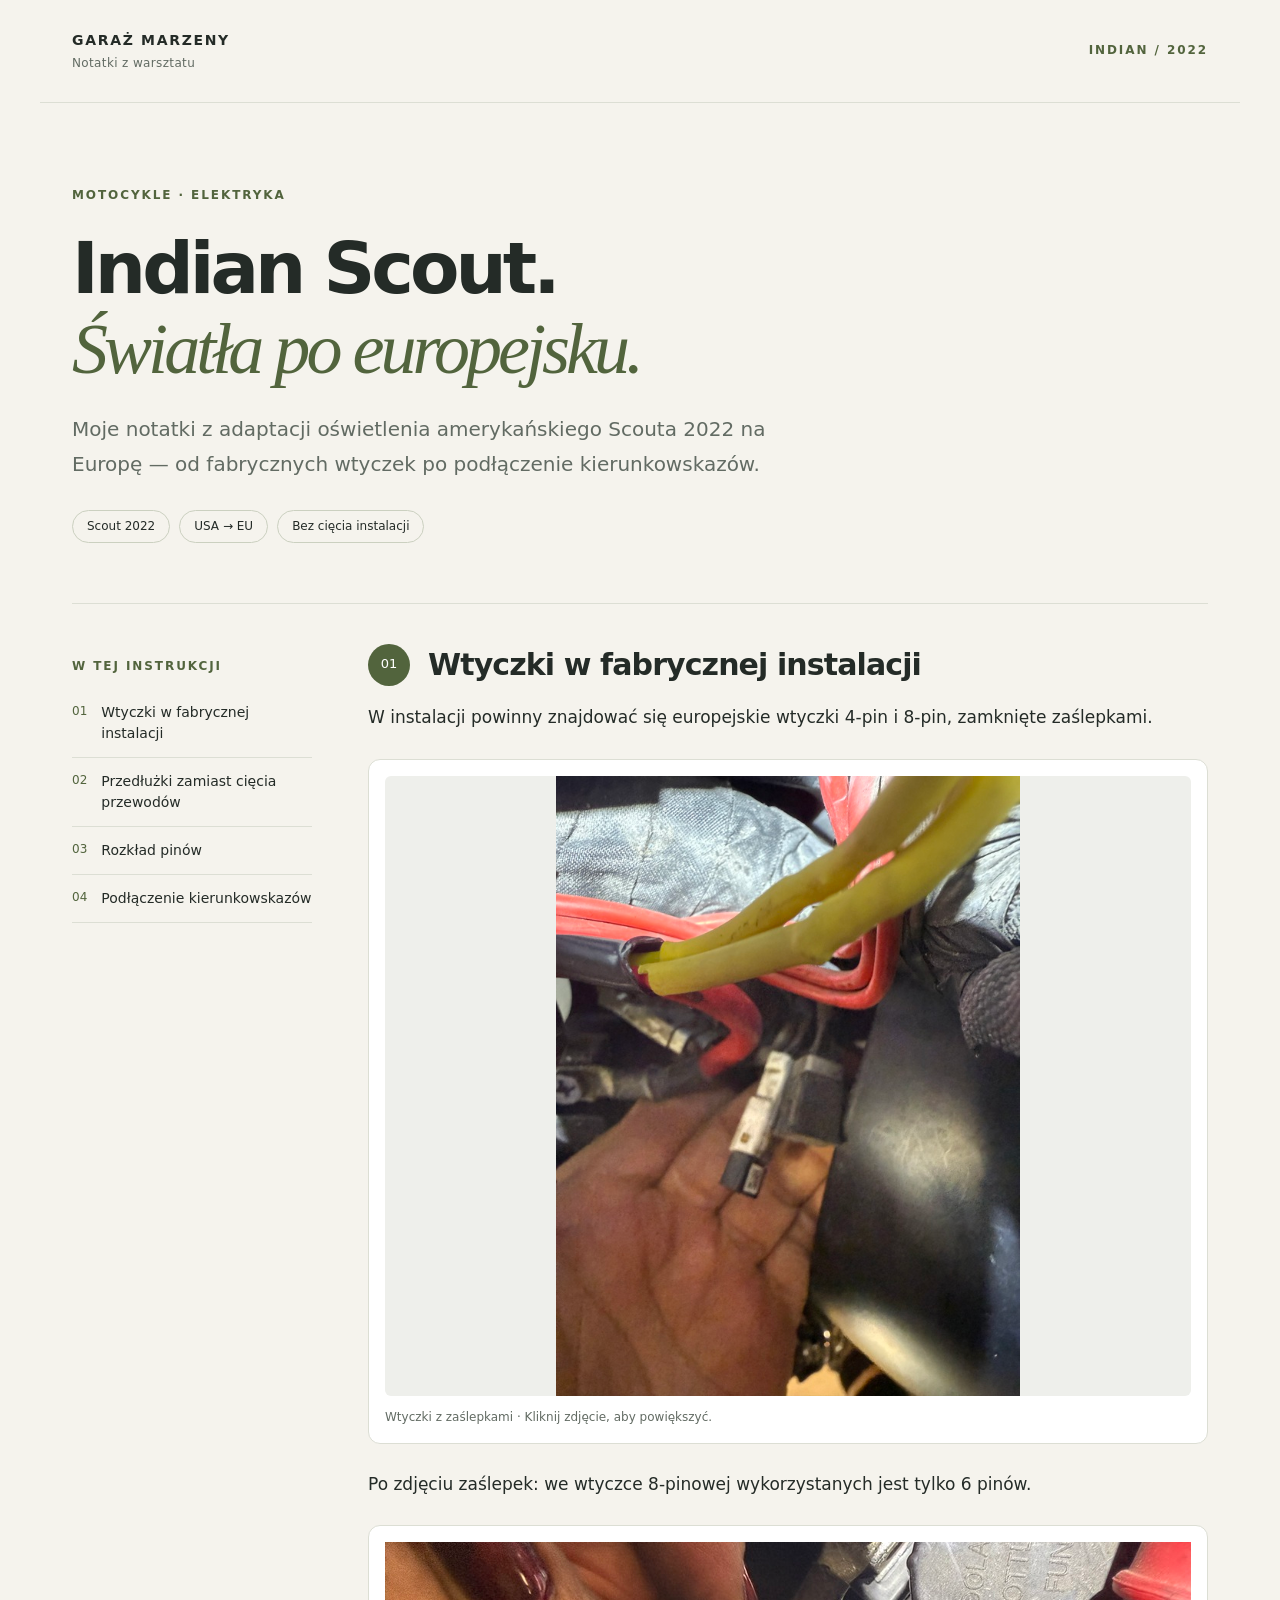
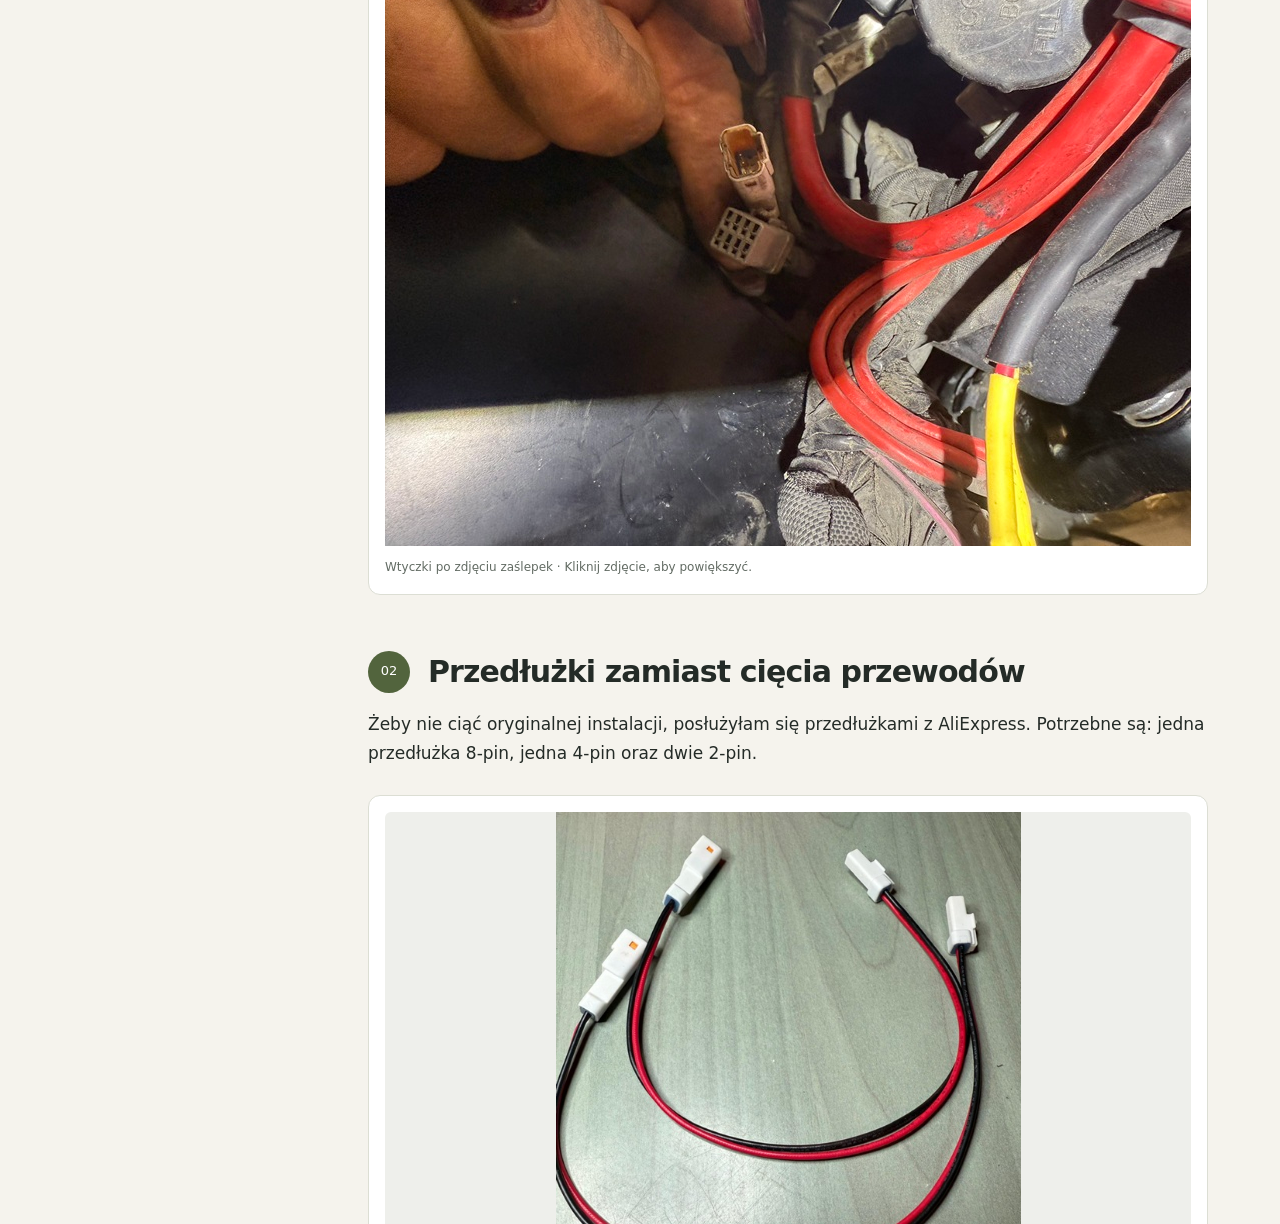
<file: index.html>
<!doctype html>
<html lang="pl"><head><meta charset="utf-8"><meta name="viewport" content="width=device-width, initial-scale=1"><meta http-equiv="refresh" content="0; url=scout/"><title>Garaż Marzeny</title></head><body><p><a href="scout/">Przejdź do instrukcji: Światła Indian Scout 2022</a></p></body></html>
</file>
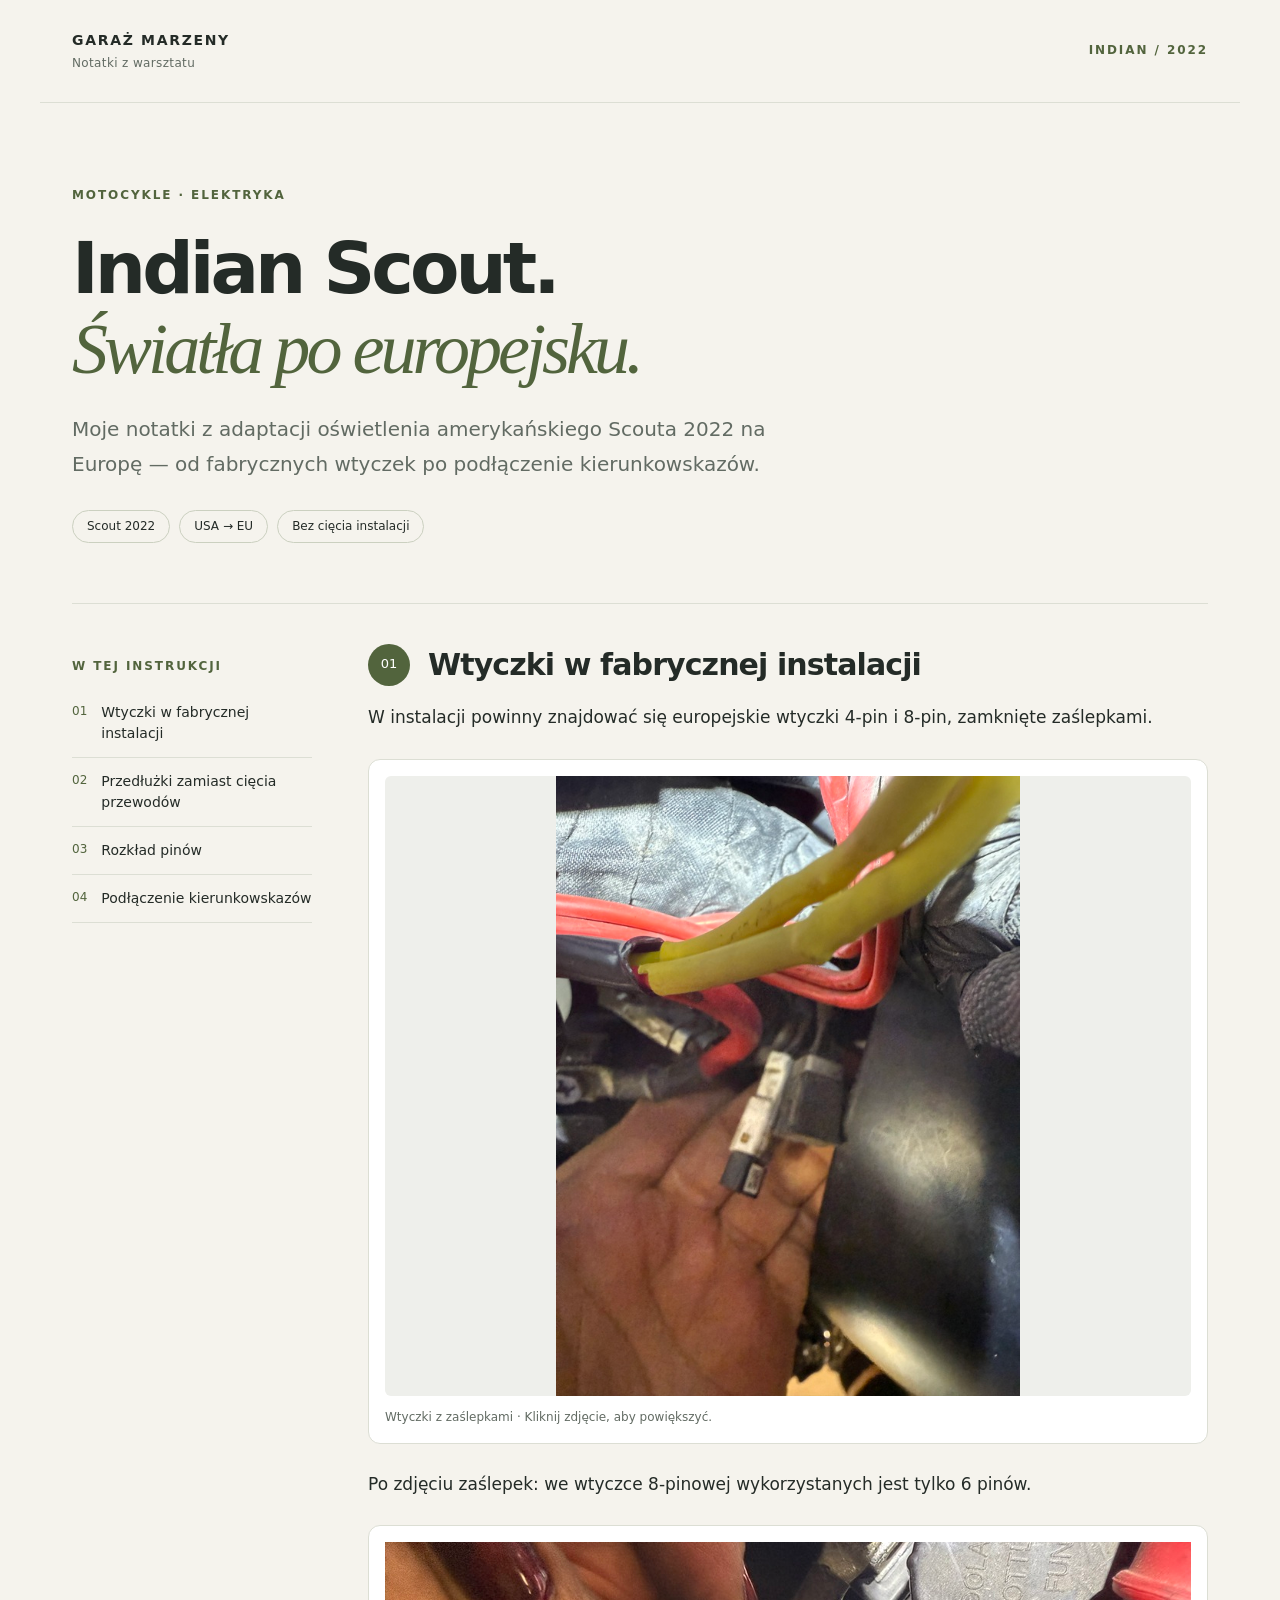
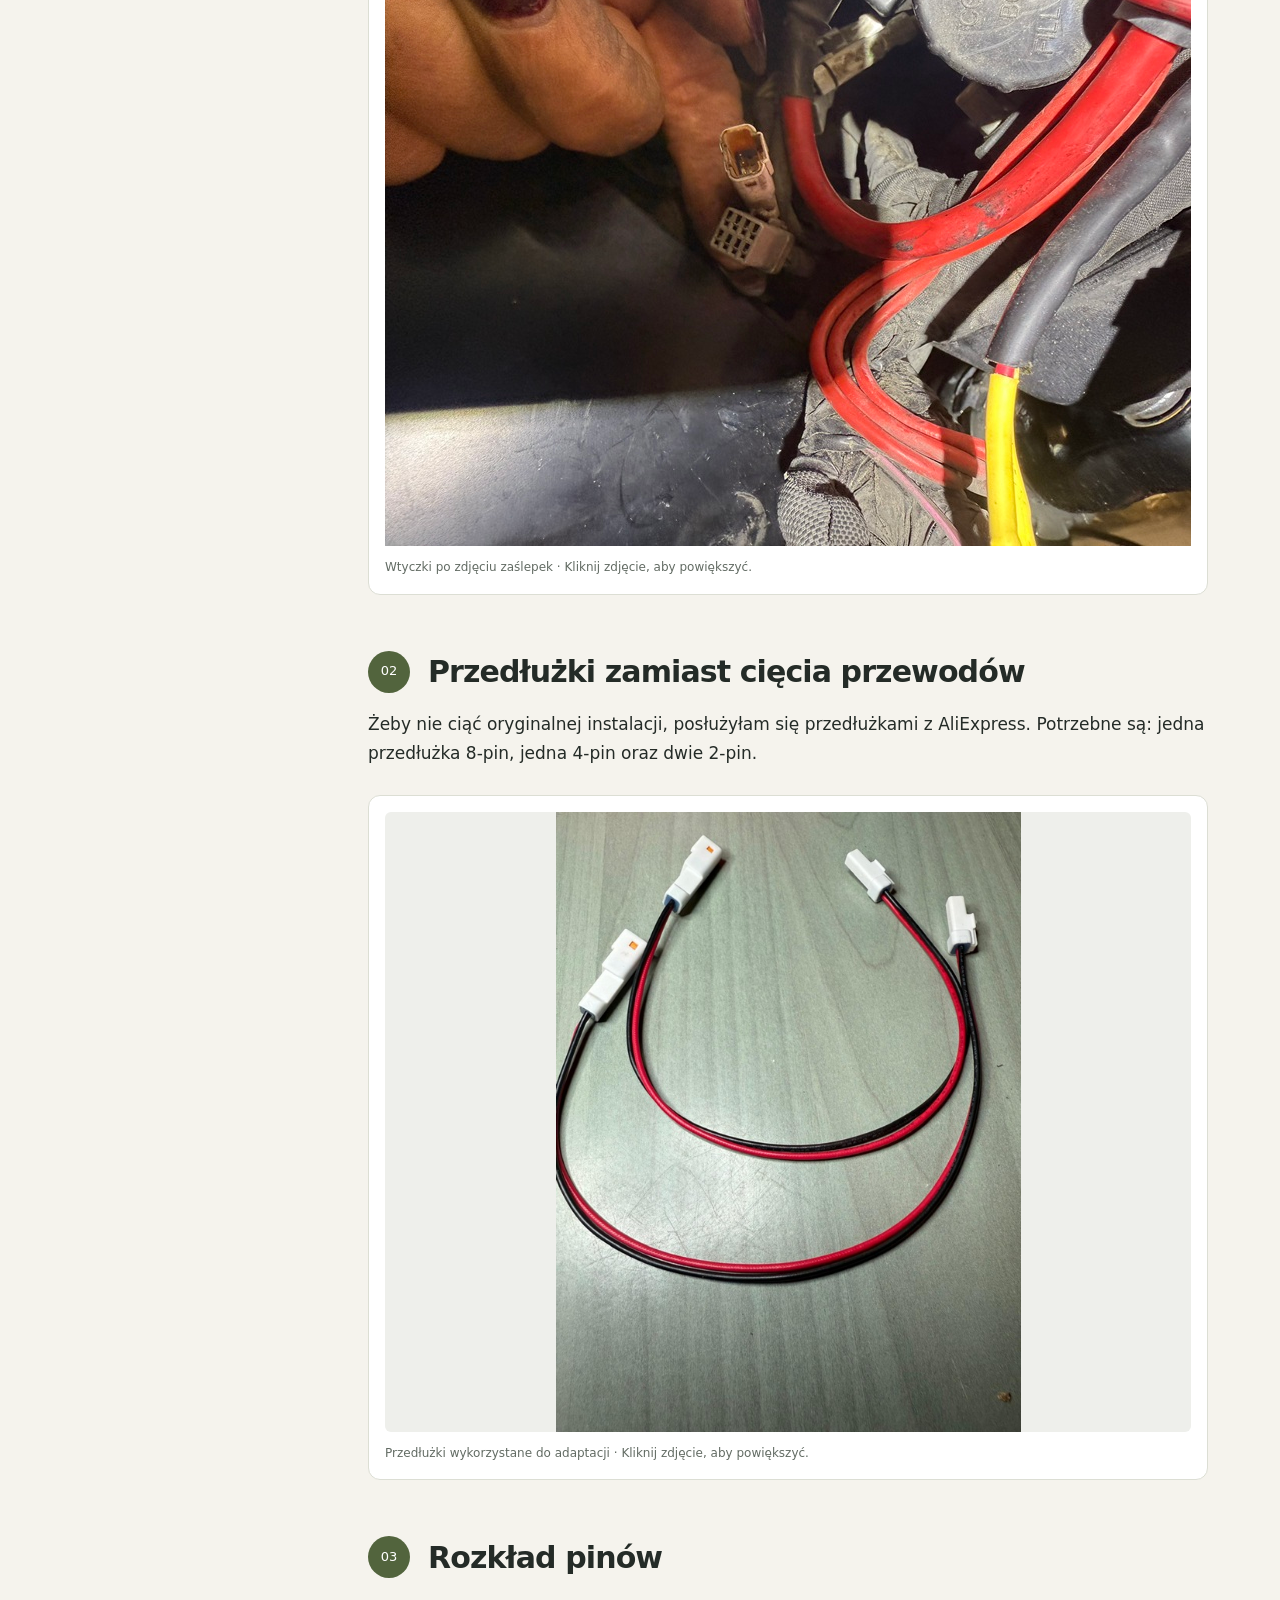
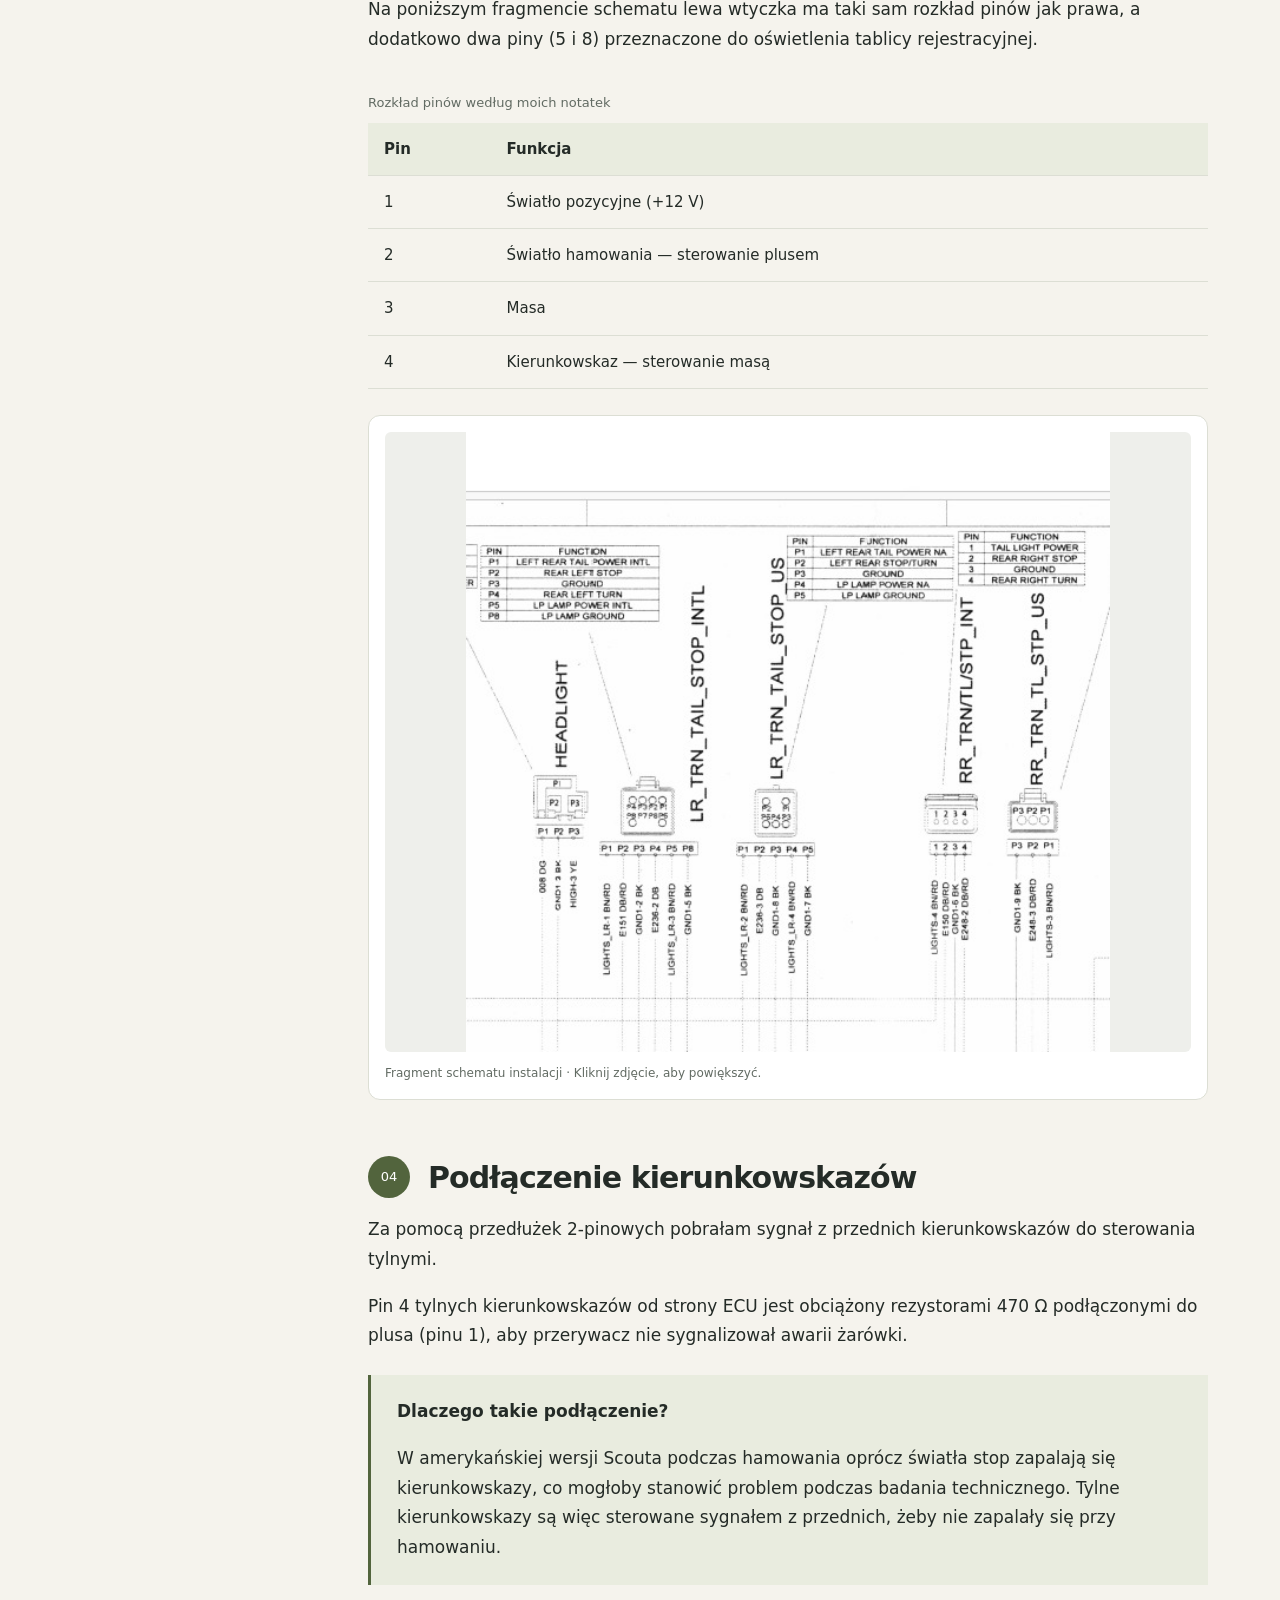
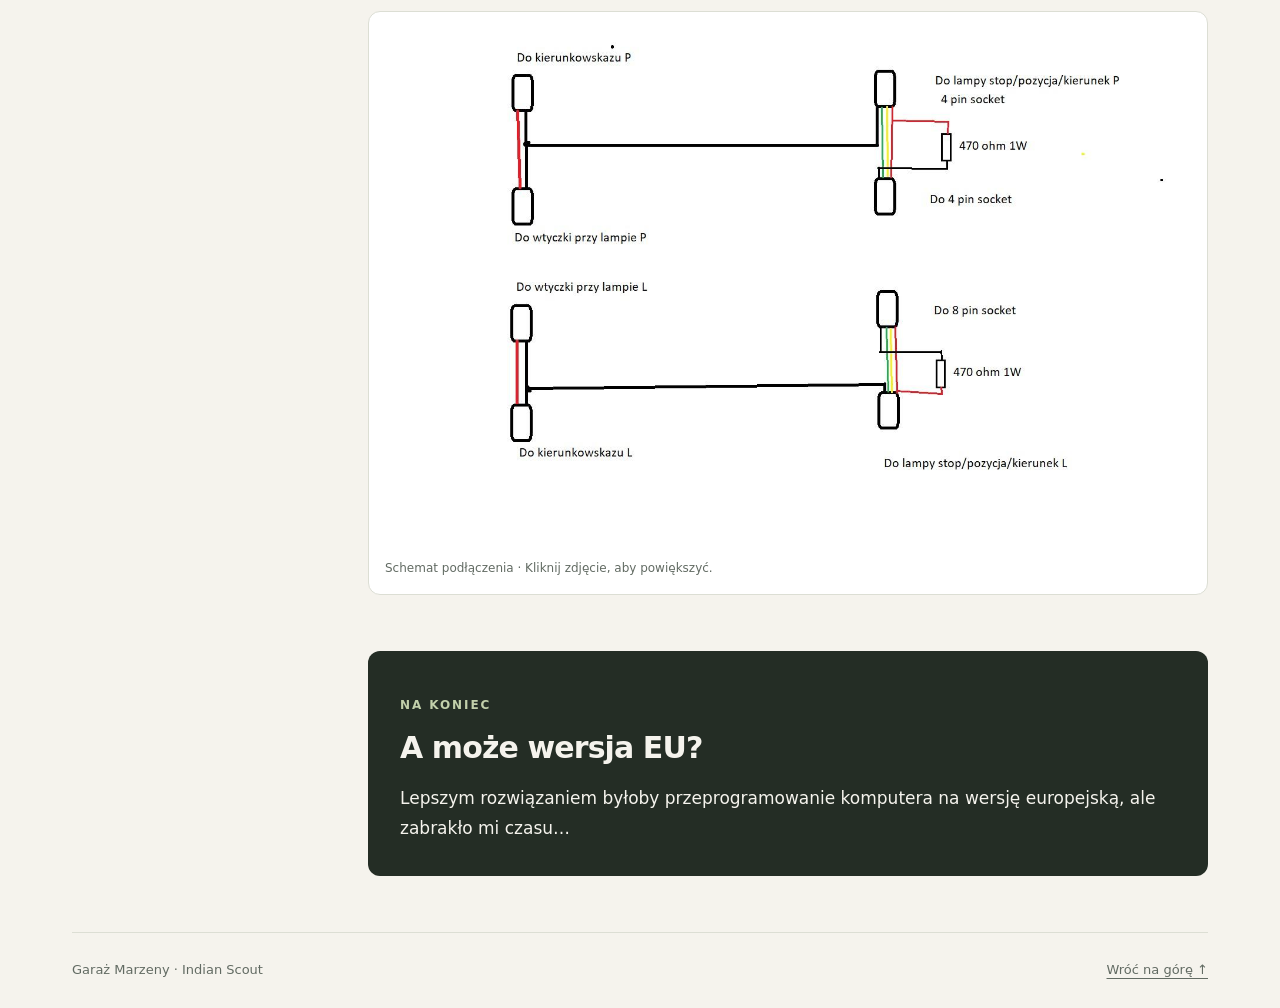
<file: scout/index.html>
<!doctype html>
<html lang="pl">
<head>
  <meta charset="utf-8">
  <meta name="viewport" content="width=device-width, initial-scale=1">
  <meta name="description" content="Moje notatki z adaptacji oświetlenia Indian Scout 2022 w wersji amerykańskiej: wtyczki, przedłużki i schemat podłączenia.">
  <meta name="theme-color" content="#191c19">
  <title>Światła Indian Scout 2022 · Garaż Marzeny</title>
  <link rel="stylesheet" href="styles.css">
</head>
<body>
<a class="skip" href="#instrukcja">Przejdź do instrukcji</a>
<header class="topbar"><a href="../">GARAŻ MARZENY<span>Notatki z warsztatu</span></a><span class="edition">INDIAN / 2022</span></header>
<main>
  <div class="hero"><p class="eyebrow">MOTOCYKLE · ELEKTRYKA</p><h1>Indian Scout.<br><em>Światła po europejsku.</em></h1><p class="intro">Moje notatki z adaptacji oświetlenia amerykańskiego Scouta 2022 na Europę — od fabrycznych wtyczek po podłączenie kierunkowskazów.</p><div class="tags"><span>Scout 2022</span><span>USA → EU</span><span>Bez cięcia instalacji</span></div></div>
  <div class="layout"><nav aria-label="Spis treści"><p class="eyebrow">W TEJ INSTRUKCJI</p><a href="#etap-1"><span>01</span>Wtyczki w fabrycznej instalacji</a><a href="#etap-2"><span>02</span>Przedłużki zamiast cięcia przewodów</a><a href="#etap-3"><span>03</span>Rozkład pinów</a><a href="#etap-4"><span>04</span>Podłączenie kierunkowskazów</a></nav><article id="instrukcja"><section id="etap-1"><div class="section-heading"><span class="number">01</span><h2>Wtyczki w fabrycznej instalacji</h2></div><p>W instalacji powinny znajdować się europejskie wtyczki 4-pin i 8-pin, zamknięte zaślepkami.</p><figure><a href="images/pic1.jpg" target="_blank" rel="noopener"><img src="images/pic1.jpg" alt="Wtyczki z zaślepkami" loading="lazy"></a><figcaption>Wtyczki z zaślepkami · Kliknij zdjęcie, aby powiększyć.</figcaption></figure><p>Po zdjęciu zaślepek: we wtyczce 8-pinowej wykorzystanych jest tylko 6 pinów.</p><figure><a href="images/pic2.jpg" target="_blank" rel="noopener"><img src="images/pic2.jpg" alt="Wtyczki po zdjęciu zaślepek" loading="lazy"></a><figcaption>Wtyczki po zdjęciu zaślepek · Kliknij zdjęcie, aby powiększyć.</figcaption></figure></section><section id="etap-2"><div class="section-heading"><span class="number">02</span><h2>Przedłużki zamiast cięcia przewodów</h2></div><p>Żeby nie ciąć oryginalnej instalacji, posłużyłam się przedłużkami z AliExpress. Potrzebne są: jedna przedłużka 8-pin, jedna 4-pin oraz dwie 2-pin.</p><figure><a href="images/pic4.jpg" target="_blank" rel="noopener"><img src="images/pic4.jpg" alt="Przedłużki wykorzystane do adaptacji" loading="lazy"></a><figcaption>Przedłużki wykorzystane do adaptacji · Kliknij zdjęcie, aby powiększyć.</figcaption></figure></section><section id="etap-3"><div class="section-heading"><span class="number">03</span><h2>Rozkład pinów</h2></div><p>Na poniższym fragmencie schematu lewa wtyczka ma taki sam rozkład pinów jak prawa, a dodatkowo dwa piny (5 i 8) przeznaczone do oświetlenia tablicy rejestracyjnej.</p><div class="table-wrap"><table><caption>Rozkład pinów według moich notatek</caption><thead><tr><th>Pin</th><th>Funkcja</th></tr></thead><tbody><tr><td>1</td><td>Światło pozycyjne (+12 V)</td></tr><tr><td>2</td><td>Światło hamowania — sterowanie plusem</td></tr><tr><td>3</td><td>Masa</td></tr><tr><td>4</td><td>Kierunkowskaz — sterowanie masą</td></tr></tbody></table></div><figure><a href="images/pic5.jpg" target="_blank" rel="noopener"><img src="images/pic5.jpg" alt="Fragment schematu instalacji" loading="lazy"></a><figcaption>Fragment schematu instalacji · Kliknij zdjęcie, aby powiększyć.</figcaption></figure></section><section id="etap-4"><div class="section-heading"><span class="number">04</span><h2>Podłączenie kierunkowskazów</h2></div><p>Za pomocą przedłużek 2-pinowych pobrałam sygnał z przednich kierunkowskazów do sterowania tylnymi.</p><p>Pin 4 tylnych kierunkowskazów od strony ECU jest obciążony rezystorami 470 Ω podłączonymi do plusa (pinu 1), aby przerywacz nie sygnalizował awarii żarówki.</p><aside><strong>Dlaczego takie podłączenie?</strong><p>W amerykańskiej wersji Scouta podczas hamowania oprócz światła stop zapalają się kierunkowskazy, co mogłoby stanowić problem podczas badania technicznego. Tylne kierunkowskazy są więc sterowane sygnałem z przednich, żeby nie zapalały się przy hamowaniu.</p></aside><figure><a href="images/pic6.jpg" target="_blank" rel="noopener"><img src="images/pic6.jpg" alt="Schemat podłączenia" loading="lazy"></a><figcaption>Schemat podłączenia · Kliknij zdjęcie, aby powiększyć.</figcaption></figure></section><section class="closing"><p class="eyebrow">NA KONIEC</p><h2>A może wersja EU?</h2><p>Lepszym rozwiązaniem byłoby przeprogramowanie komputera na wersję europejską, ale zabrakło mi czasu…</p></section></article></div>
</main>
<footer><span>Garaż Marzeny · Indian Scout</span><a href="#">Wróć na górę ↑</a></footer>
</body>
</html>
</file>
<file: scout/styles.css>
* { box-sizing: border-box; }
:root { color-scheme: light; --ink: #242b27; --muted: #626b63; --paper: #f5f3ed; --line: #dcded4; --accent: #52643d; }
html { scroll-behavior: smooth; scroll-padding-top: 24px; }
body { margin: 0; background: var(--paper); color: var(--ink); font: 17px/1.75 system-ui, sans-serif; }
a { color: inherit; text-underline-offset: 4px; }
a:focus-visible { outline: 3px solid #ad672d; outline-offset: 5px; }
.skip { position: absolute; left: 16px; top: -90px; padding: 12px; background: white; z-index: 2; }
.skip:focus { top: 12px; }
.topbar { max-width: 1200px; margin: auto; padding: 28px 32px; display: flex; justify-content: space-between; align-items: center; border-bottom: 1px solid var(--line); }
.topbar a { font-size: 14px; font-weight: 800; letter-spacing: .12em; text-decoration: none; }
.topbar a span { display: block; font-size: 12px; font-weight: 400; letter-spacing: .03em; color: var(--muted); }
.edition, .eyebrow { font-size: 12px; font-weight: 750; letter-spacing: .16em; color: var(--accent); }
main { max-width: 1200px; margin: auto; padding: 0 32px; }
.hero { padding: 70px 0 60px; max-width: 960px; }
h1 { font-size: clamp(38px, 6vw, 72px); line-height: 1.12; letter-spacing: -.055em; margin: 22px 0; font-weight: 750; }
h1 em { font-family: Georgia, serif; font-weight: 400; color: var(--accent); }
.intro { max-width: 730px; font-size: 20px; color: var(--muted); }
.tags { display: flex; flex-wrap: wrap; gap: 9px; margin-top: 28px; }
.tags span { border: 1px solid #cbd0c0; border-radius: 30px; padding: 5px 14px; font-size: 12px; }
.layout { display: grid; grid-template-columns: 240px minmax(0,1fr); gap: 56px; border-top: 1px solid var(--line); padding-top: 40px; }
nav { align-self: start; position: sticky; top: 24px; }
nav a { display: flex; gap: 14px; padding: 13px 0; text-decoration: none; font-size: 14px; border-bottom: 1px solid var(--line); line-height: 1.5; }
nav a:hover { color: var(--accent); text-decoration: underline; }
nav a span { color: var(--accent); font-size: 12px; }
section { margin-bottom: 56px; }
.section-heading { display: flex; gap: 18px; align-items: center; }
.number { background: var(--accent); color: white; min-width: 42px; height: 42px; display: grid; place-items: center; border-radius: 50%; font-size: 13px; }
h2 { font-size: clamp(23px,3vw,30px); line-height: 1.3; letter-spacing: -.03em; margin: 0; }
figure { margin: 26px 0; padding: 16px; border: 1px solid var(--line); background: #fff; border-radius: 12px; }
figure a { display: block; background: #eeefeb; border-radius: 6px; }
img { display: block; width: 100%; max-height: 620px; object-fit: contain; }
figcaption { font-size: 12px; line-height: 1.6; color: var(--muted); padding-top: 12px; }
.table-wrap { overflow-x: auto; }
table { border-collapse: collapse; width: 100%; margin-top: 20px; font-size: 15px; }
caption { text-align: left; font-size: 13px; color: var(--muted); margin-bottom: 8px; }
th, td { padding: 13px 16px; border-bottom: 1px solid var(--line); text-align: left; }
th { background: #e9ecdf; }
aside { background: #e9ecdf; border-left: 3px solid var(--accent); padding: 22px 26px; margin-top: 24px; }
aside p { margin-bottom: 0; }
.closing { background: #242d25; color: #f5f3ed; padding: 32px; border-radius: 12px; }
.closing .eyebrow { color: #c2d0ab; }
.closing p:last-child { margin-bottom: 0; }
footer { max-width: 1136px; margin: 0 auto; padding: 26px 0; border-top: 1px solid var(--line); display: flex; justify-content: space-between; gap: 20px; font-size: 13px; color: var(--muted); }
@media (max-width: 800px) { .layout { grid-template-columns: 1fr; gap: 32px; } nav { position: static; } .hero { padding: 42px 0; } main { padding: 0 20px; } .topbar { padding: 22px 20px; } footer { margin: 0 20px; } }
@media (max-width: 440px) { .edition { display: none; } .intro { font-size: 18px; } figure { padding: 9px; } .section-heading { gap: 12px; } footer { flex-direction: column; } }
@media (prefers-reduced-motion: reduce) { html { scroll-behavior: auto; } }
@media print { nav, .topbar, .skip, footer, .tags { display: none; } .layout { display: block; } body { background: white; } figure { break-inside: avoid; } .hero { padding: 0 0 24px; } }
</file>
